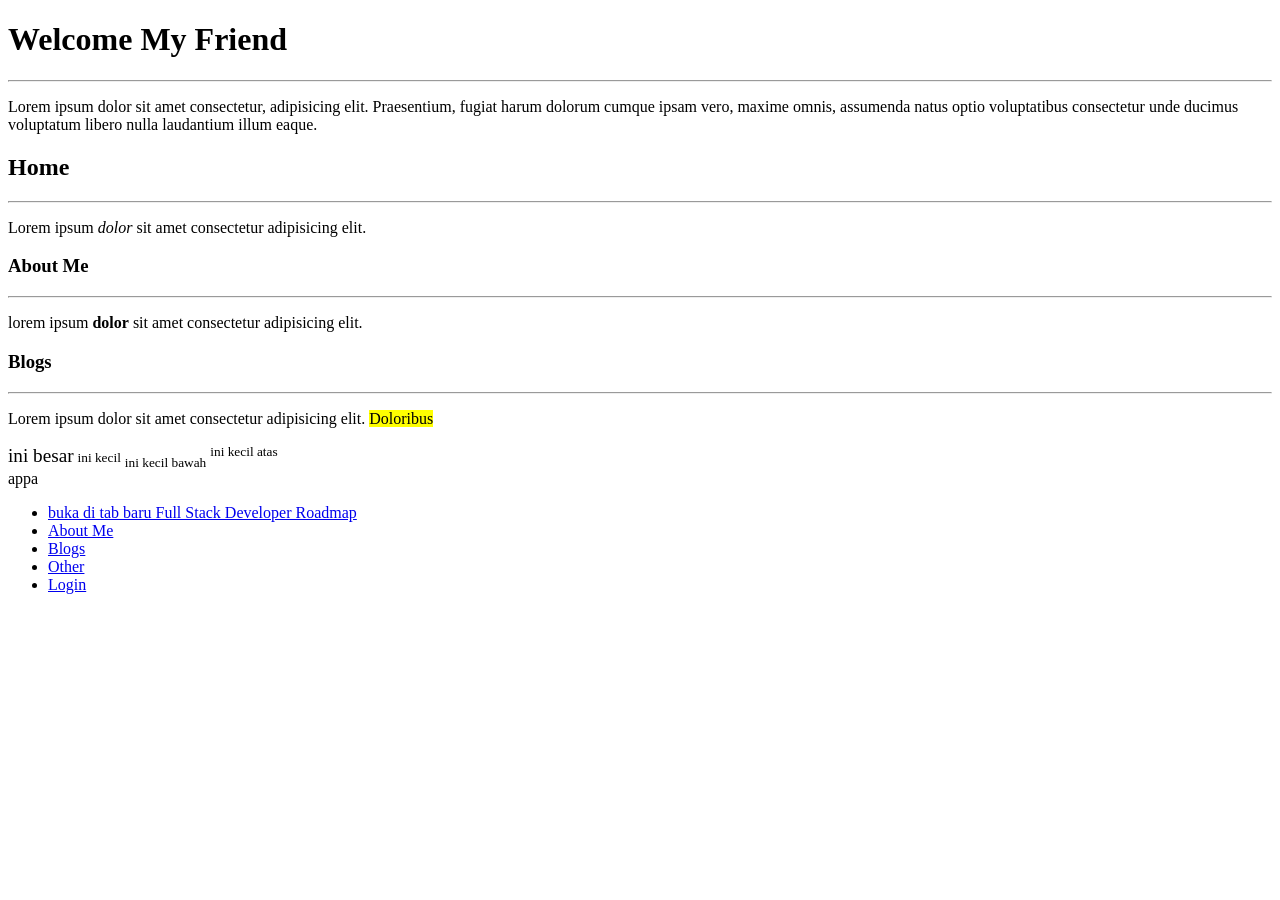
<file: index.html>
<!DOCTYPE html>
<html lang="en">
<head>
    <meta charset="UTF-8">
    <meta name="viewport" content="width=device-width, initial-scale=1.0">
    <title>Learning HTML</title>
</head>

<body>
    <h1>Welcome My Friend</h1>
    <hr/>
        <p>Lorem ipsum dolor sit amet consectetur, adipisicing elit. Praesentium, fugiat harum dolorum cumque ipsam vero, maxime omnis, assumenda natus optio voluptatibus consectetur unde ducimus voluptatum libero nulla laudantium illum eaque.</p>
    <h2>Home</h2>
    <hr/>
        <p>Lorem ipsum <i>dolor</i> sit amet consectetur adipisicing elit.
    <h3>About Me</h3>
    <hr/>
        <p>lorem ipsum <b>dolor</b> sit amet consectetur adipisicing elit.</p>
    <h3>Blogs</h3>
    <hr/>
        <p>Lorem ipsum dolor sit amet consectetur adipisicing elit. <mark>Doloribus</p>

        <big>ini besar</big>
        <small> ini kecil</small>
        <sub> ini kecil bawah</sub>
        <sup> ini kecil atas</sup>

        <!--ini komentar-->



        <!-- Ini Adalah Header -->
         <header>
            <nav>
                <article>
                    <section>
                        <aside>appa</aside>

                    </section>
                    <section>
                        <ul>
                            <li><a href="https://roadmap.sh/full-stack">buka di tab baru Full Stack Developer Roadmap</a></li>
                            <li><a href="about.html" target="_blank">About Me</a></li>
                            <li><a href="blogs.html" target="_blank">Blogs</a></li>
                            <li><a href="other.html" target="_blank">Other</a></li>
                            <li><a href="login.html" target="_blank">Login</a></li>
                        </ul>
                        
                    </section>
                </article>
            </nav>
         </header>


        <!-- ini adalah isi website-->
         <main> 

         </main>



        <!-- ini adalah footer -->
         <footer>

         </footer>



    </body>

    </html>
</file>
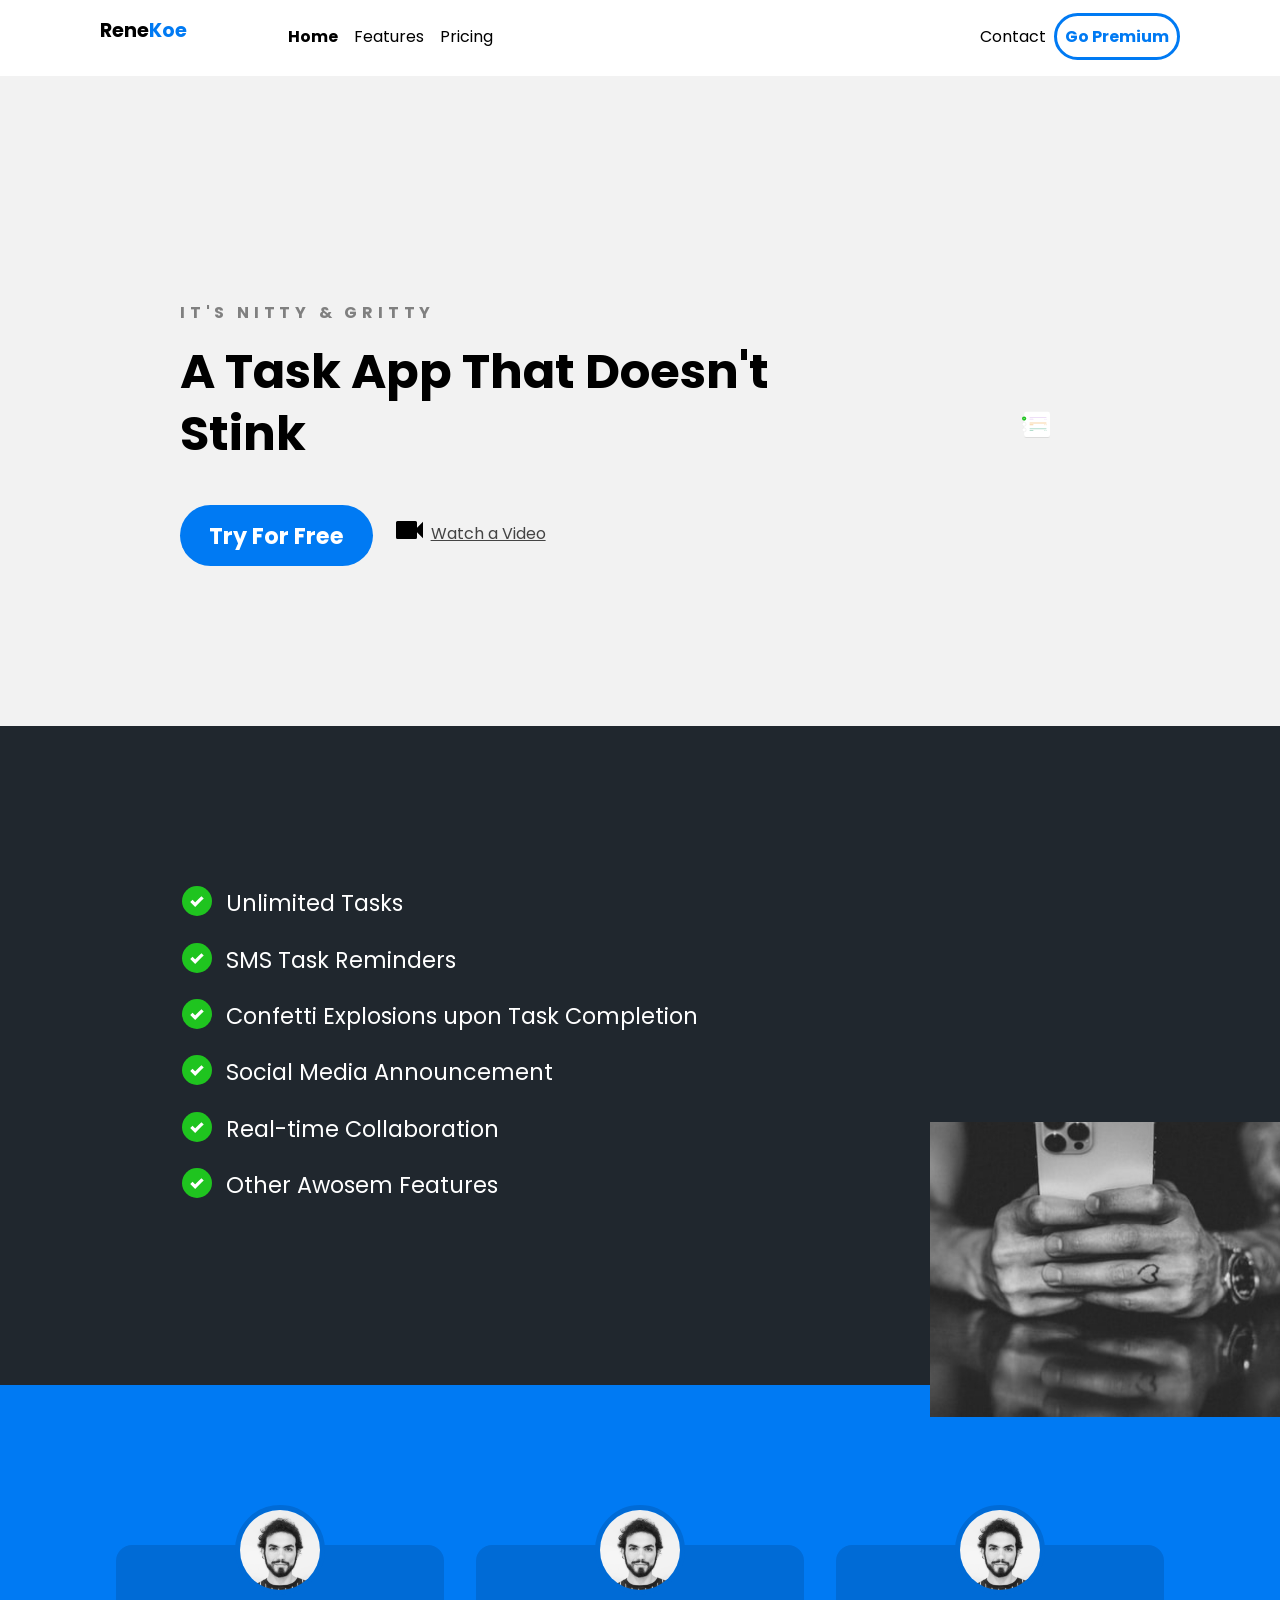
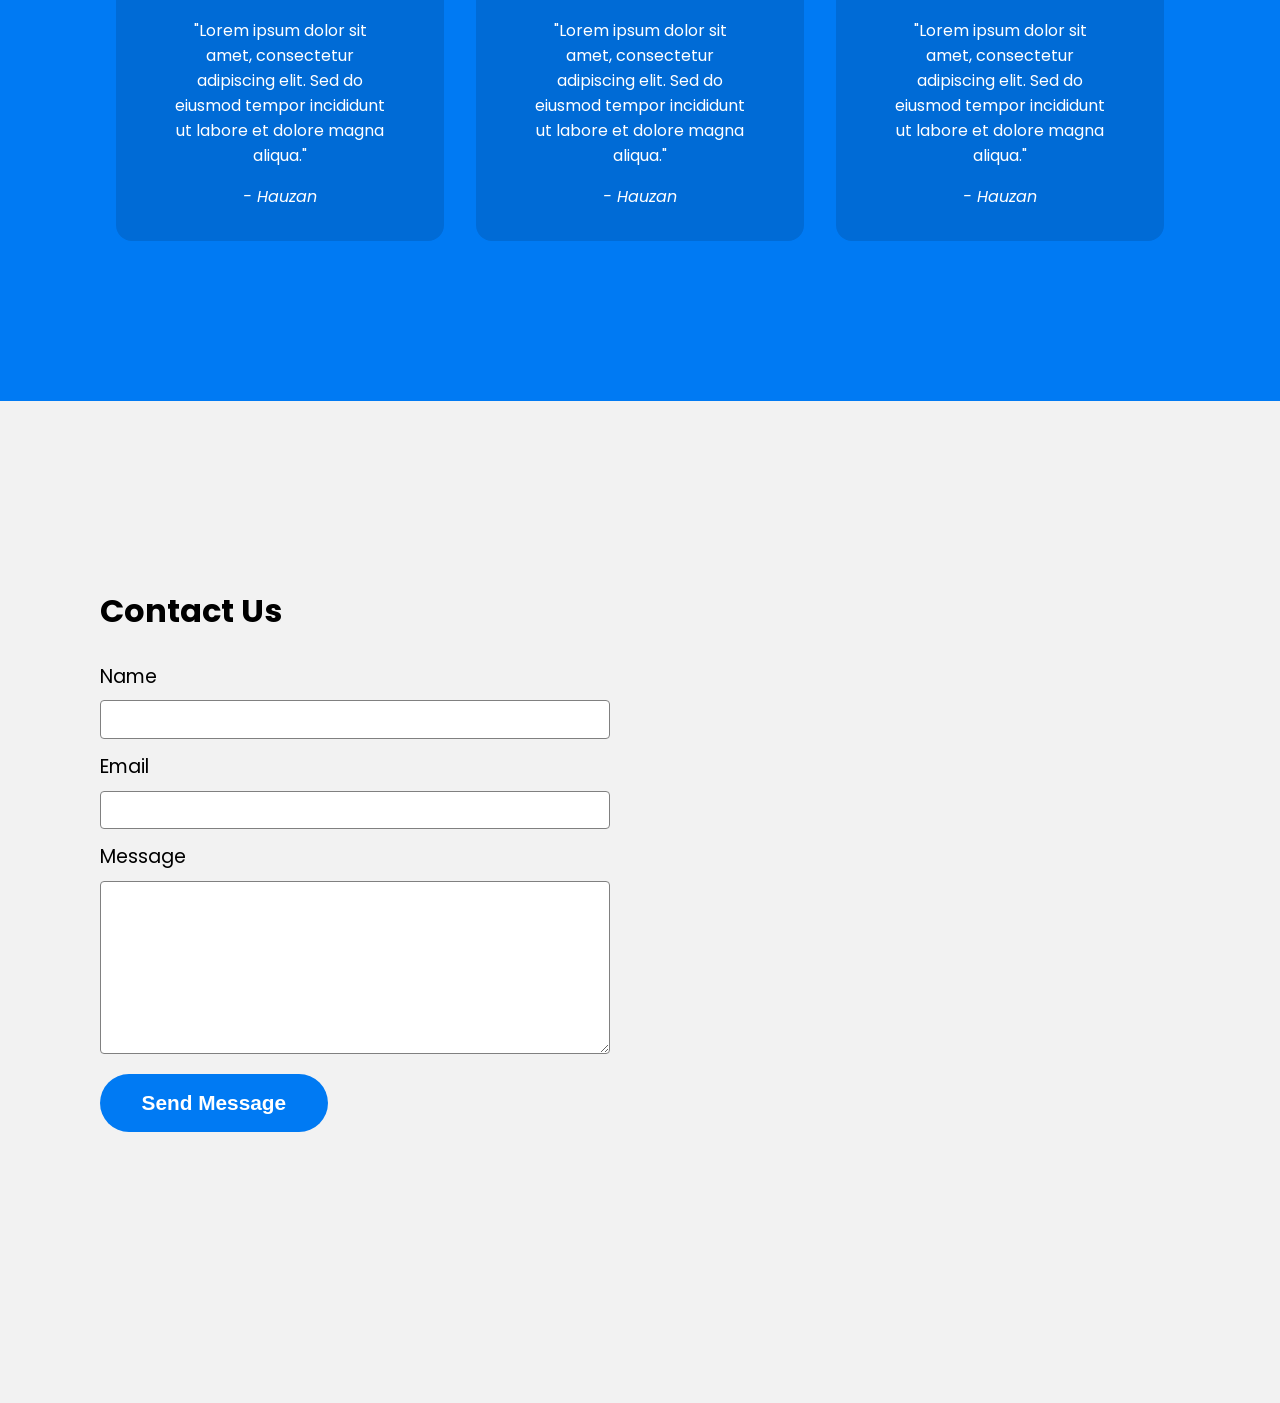
<file: frontend-first/index.html>
<!DOCTYPE html>
<html lang="en">
<head>
    <meta charset="UTF-8">
    <meta name="viewport" content="width=device-width, initial-scale=1.0">
    <title>frontend-first</title>
    <link rel="stylesheet" href="css/main.css">
</head>
<body>
    <div class="navbar">
        <div class="container">
            <a class="logo" href="index.html">Rene<span>Koe</span></a>

            <img id="mobile-cta" class="mobile-menu" src="assets/menu.svg" alt="Open-Navigation">

            <nav>
                <img id="mobile-exit" class="mobile-menu-exit" src="assets/exit.svg" alt="Close-Navigation">

                <ul class="primary-nav">
                    <li class="current"><a href="#">Home</a></li>
                    <li><a href="#">Features</a></li>
                    <li><a href="#">Pricing</a></li>
                </ul>

                <ul class="secondary-nav">
                    <li ><a href="#">Contact</a></li>
                    <li class="go-premium"><a href="#">Go Premium</a></li>
                </ul>
            </nav>
        </div>
    </div>


    <section class="hero">
        <div class="container">
            <div class="left-col">
                <p class="subhead">it's Nitty &amp; Gritty </p>
                <h1>A Task App That Doesn't Stink</h1>

                <div class="hero-cta">
                    <a href="#" class="primary-cta">Try For Free</a>
                    <a href="#" class="watch-video-cta">
                        <img src="assets/watch.svg" alt="Watch a Video">Watch a Video
                    </a>
                </div>
            </div>

            <img src="assets/illustration.svg" class="hero-img" alt="ilustration">
        </div>
    </section>

    <section class="features-section">
        <div class="container">
            <ul class="features-list">
                <li>Unlimited Tasks</li>
                <li>SMS Task Reminders</li>
                <li> Confetti Explosions upon Task Completion</li>
                <li>Social Media Announcement</li>
                <li>Real-time Collaboration</li>
                <li>Other Awosem Features</li>
            </ul>

            <img src="assets/holding-phone.jpg" alt="man holding phone">
        </div>
    </section>

    <section class="testimonial-section">
        <div class="container">
            <ul>
                <li>
                    <img src="assets/person.jpg" alt="person">

                    <blockquote>"Lorem ipsum dolor sit amet, consectetur adipiscing elit. Sed do eiusmod tempor incididunt ut labore et dolore magna aliqua."</blockquote>
                    <cite>- Hauzan</cite>
                </li>
                <li>
                    <img src="assets/person.jpg" alt="person">

                    <blockquote>"Lorem ipsum dolor sit amet, consectetur adipiscing elit. Sed do eiusmod tempor incididunt ut labore et dolore magna aliqua."</blockquote>
                    <cite>- Hauzan</cite>
                </li>
                <li>
                    <img src="assets/person.jpg" alt="person">

                    <blockquote>"Lorem ipsum dolor sit amet, consectetur adipiscing elit. Sed do eiusmod tempor incididunt ut labore et dolore magna aliqua."</blockquote>
                    <cite>- Hauzan</cite>
                </li>
            </ul>
        </div>

    </section>

    <section class="contact-section">
        <div class="container">
            <div class="contact-left">
                <h2>Contact Us</h2>


                <form action="">
                    <label for="name">Name</label>
                    <input type="text" name="name" id="name">

                    <label for="email">Email</label>
                    <input type="email" name="email" id="email">

                    <label for="message">Message</label>
                    <textarea name="message" id="message" cols="30" rows="10"></textarea>

                    <input type="submit" value="Send Message" class="send-massage-cta">
                </form>
            </div>

            <div class="contact-right">
                <iframe src="https://www.google.com/maps/embed?pb=!1m18!1m12!1m3!1d423284.04446102865!2d-118.74139709074993!3d34.02060839679462!2m3!1f0!2f0!3f0!3m2!1i1024!2i768!4f13.1!3m3!1m2!1s0x80c2c75ddc27da13%3A0xe22fdf6f254608f4!2sLos%20Angeles%2C%20California%2C%20Amerika%20Serikat!5e0!3m2!1sid!2sid!4v1791086791067!5m2!1sid!2sid" width="600" height="450" style="border:0;" allowfullscreen="" loading="lazy" referrerpolicy="strict-origin-when-cross-origin"></iframe>
            </div>
        </div>
    </section>

    <script>
        const mobileBtn = document.getElementById('mobile-cta')
              nav = document.querySelector('nav')
              mobileBtnExit = document.getElementById('mobile-exit');


        mobileBtn.addEventListener('click', () => {
            nav.classList.add('menu-btn');
        })

        mobileBtnExit.addEventListener('click', () => {
            nav.classList.remove('menu-btn');
        })


    </script>




    
</body>
</html>
</file>
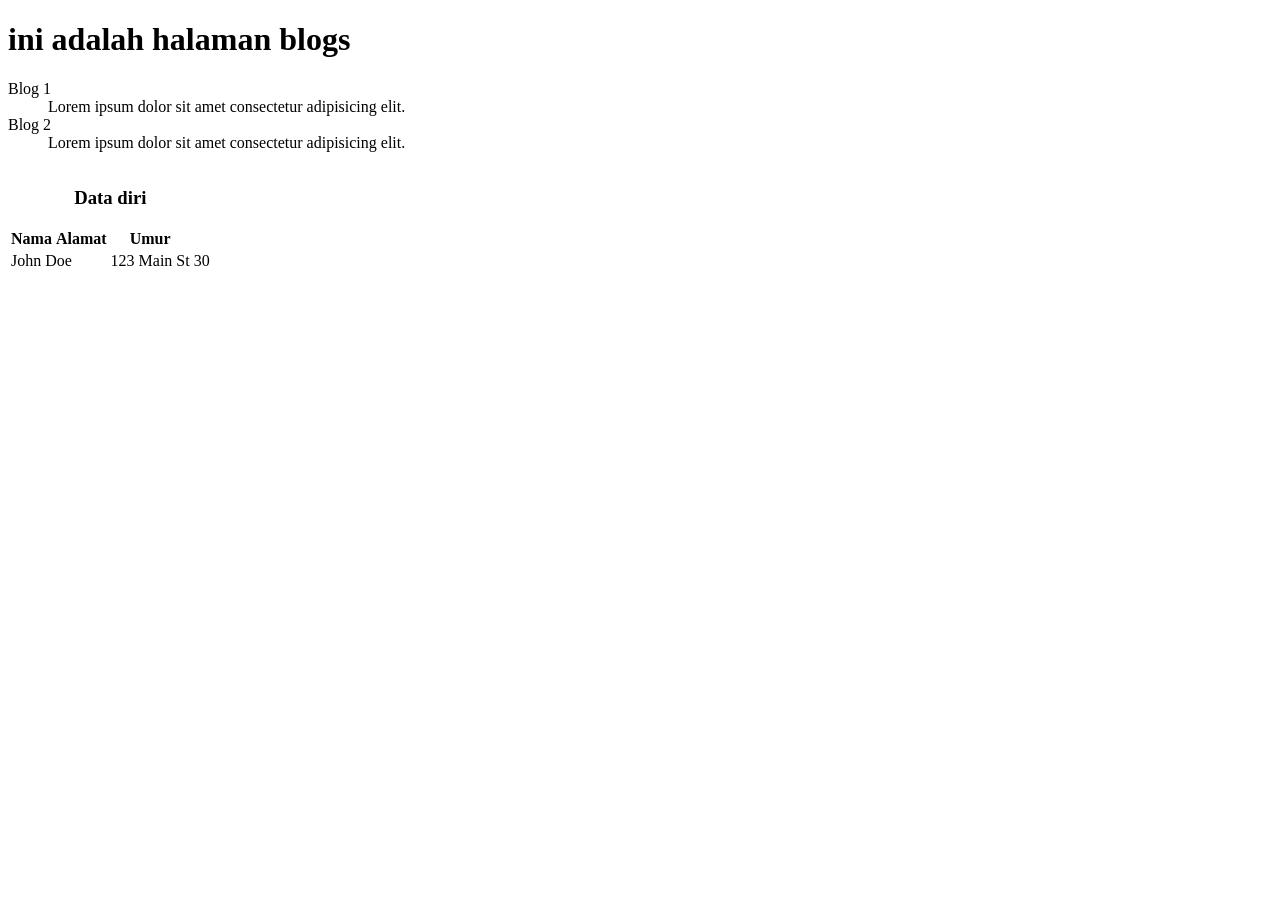
<file: blogs.html>
<!DOCTYPE html>
<html lang="en">
<head>
    <meta charset="UTF-8">
    <meta name="viewport" content="width=device-width, initial-scale=1.0">
    <title>Document</title>
</head>
<body>
    <h1>ini adalah halaman blogs</h1>
    <dl>
        <dt>Blog 1</dt>
        <dd>Lorem ipsum dolor sit amet consectetur adipisicing elit.</dd>
        <dt>Blog 2</dt>
        <dd>Lorem ipsum dolor sit amet consectetur adipisicing elit.</dd>
    </dl>

    <table>
        <thead>
            <caption><h3> Data diri</h3></caption>
            <tr>
                <th>Nama</th>
                <th>Alamat</th>
                <th>Umur</th>
            </tr>
        </thead>
        
        <tbody>
        </tr>
        <tr>
            <td colspan="2">John Doe</td>
            <td>123 Main St</td>
            <td>30</td>
        </tr>
        </tbody>
    </table>
</body>
</html>
</file>
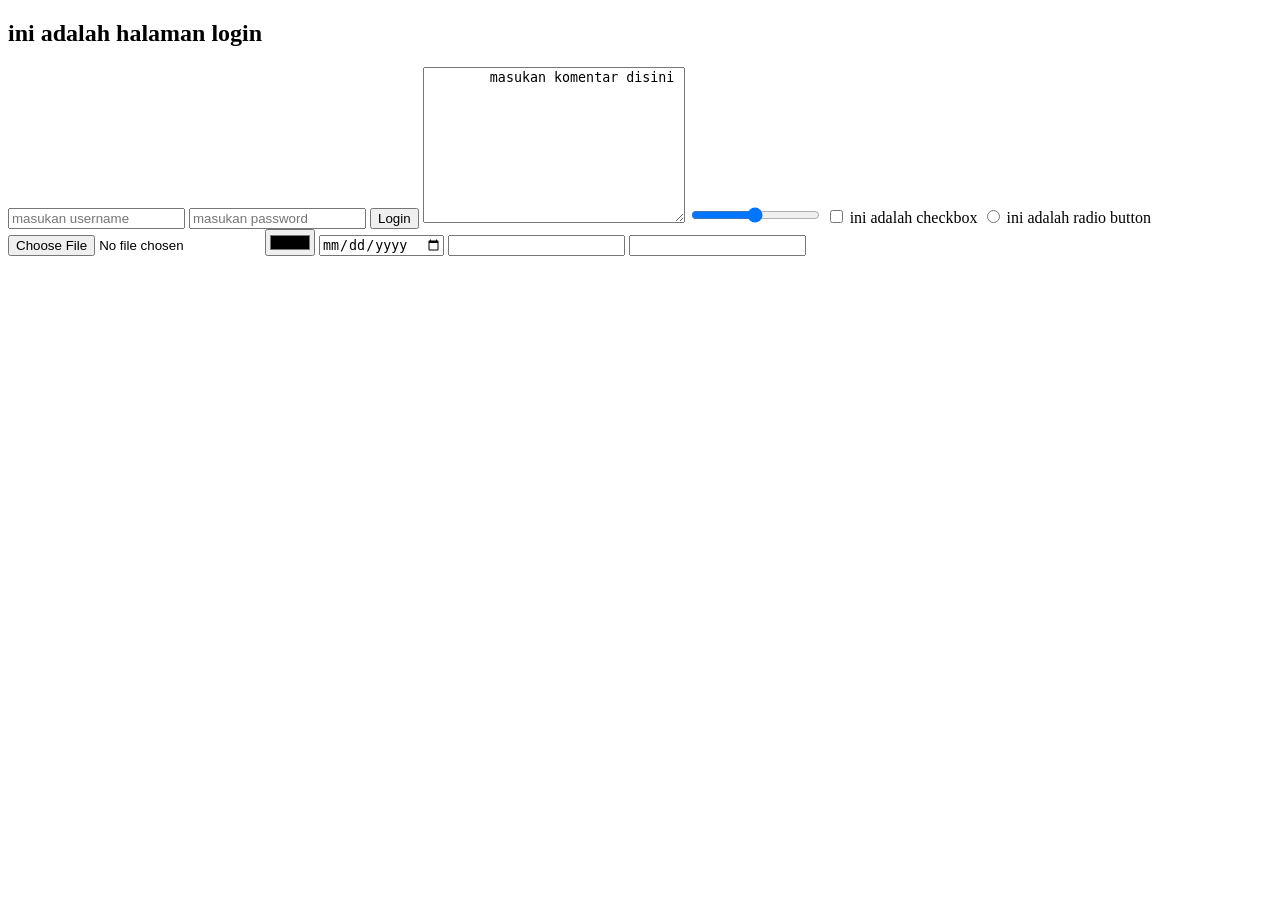
<file: login.html>
<!DOCTYPE html>
<html lang="en">
<head>
    <meta charset="UTF-8">
    <meta name="viewport" content="width=device-width, initial-scale=1.0">
    <title>Document</title>
</head>
<body>
    <h2>ini adalah halaman login</h2>

    <form>

    <input type="text" name="username" placeholder="masukan username"/>
    <input type="password" name="password" placeholder="masukan password"/>
    <button type="submit">Login</button>

    <textarea rows="10" cols="30">
        masukan komentar disini

    </textarea>

    <input type="range" name="range" min="0" max="100"/>
    <input type="checkbox" name="checkbox" value="1"/> ini adalah checkbox
    <input type="radio" name="radio" value="1"/> ini adalah radio button
    <input type="file" name="file"/>
    <input type="color" name="color"/>
    <input type="date" name="date"/>
    <input type="email" name="email"/>
    <input type="number" name="number"/>
    </form>



    <iframe src="https://roadmap.sh/full-stack" frameborder="0" width="1000" height="600">sobat</iframe>
</body>
</html>
</file>
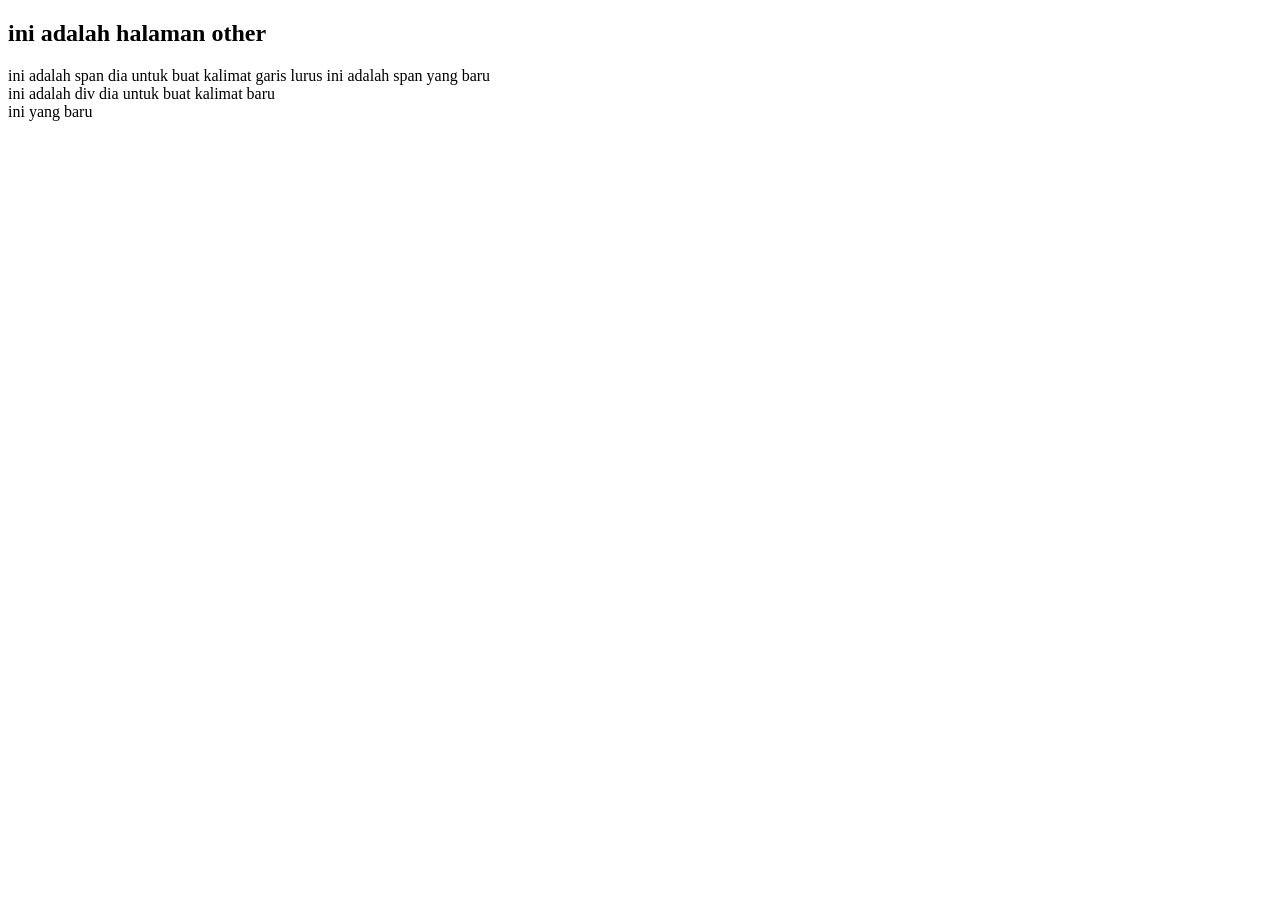
<file: other.html>
<!DOCTYPE html>
<html lang="en">
<head>
    <meta charset="UTF-8">
    <meta name="viewport" content="width=device-width, initial-scale=1.0">
    <title>Document</title>
</head>
<body>
    <h2>ini adalah halaman other</h2>

    <span> ini adalah span dia untuk buat kalimat garis lurus</span>
    <span> ini adalah span yang baru</span>

    <div> ini adalah div dia untuk buat kalimat baru</div>
    <div> ini yang baru</div>
    
</body>
</html>
</file>
<file: frontend-first/css/main.css>
@import url("https://fonts.googleapis.com/css2?family=Poppins:wght@400;700&display=swap");
:root {
  --primary-color: #007af3;
}

body {
  background-color: #f2f2f2;
  margin: 0;
  font-family: "Poppins";
}

.navbar {
  background-color: #fff;
  padding: 1rem;
}
.navbar .logo {
  text-decoration: none;
  font-weight: bold;
  color: black;
  font-size: 1.2rem;
}
.navbar .logo span {
  color: var(--primary-color);
}
.navbar nav {
  display: none;
}
.navbar .container {
  display: flex;
  place-content: space-between;
}
.navbar .mobile-menu {
  cursor: pointer;
}

a {
  color: #444444;
}

ul {
  list-style-type: none;
  margin: 0;
  padding: 0;
}

section {
  padding: 5rem 2em;
}

.hero {
  text-align: center;
}

.left-col .subhead {
  text-transform: uppercase;
  font-weight: bold;
  color: gray;
  letter-spacing: 0.3em;
}
.left-col h1 {
  font-size: 2.5rem;
  line-height: 1.3em;
  margin-top: 0.2em;
}
.left-col .primary-cta {
  background-color: var(--primary-color);
  color: white;
  text-decoration: none;
  padding: 0.6em 1.3em;
  font-size: 1.4rem;
  border-radius: 5em;
  font-weight: bold;
  display: inline-block;
}
.left-col .watch-video-cta {
  display: block;
  margin-top: 1em;
}
.left-col .watch-video-cta img {
  margin-right: 0.5em;
}

.hero-img {
  width: 70%;
  margin-top: 3em;
}

.features-section {
  background-color: #20272e;
  color: white;
}

ul.features-list {
  margin: 0;
  padding-left: 0.1em;
  display: grid;
  grid-template-columns: repeat(auto-fit, minmax(19rem, 1fr));
}
ul.features-list li {
  font-size: 1.1rem;
  margin-bottom: 1em;
  margin-left: 2em;
  position: relative;
}
ul.features-list li:before {
  content: "";
  left: -2em;
  position: absolute;
  width: 20px;
  height: 20px;
  background-image: url("../assets/bullet.svg");
  background-size: contain;
  margin-right: 0.5em;
}

.features-section img {
  display: none;
}

.testimonial-section {
  background-color: var(--primary-color);
  color: white;
}
.testimonial-section li {
  background: #006bd6;
  text-align: center;
  padding: 2em 1em;
  width: 80%;
  margin: 0 auto 5em auto;
  border-radius: 1em;
}
.testimonial-section li img {
  width: 5em;
  height: 5em;
  border: 5px solid #006bd6;
  border-radius: 50%;
  margin-top: -4.5em;
}

h2 {
  font-size: 2em;
}

label {
  display: block;
  font-size: 1.2rem;
  margin-bottom: 0.5em;
}

input, textarea {
  width: 100%;
  padding: 0.8em;
  margin-bottom: 1em;
  border-radius: 0.3em;
  border: 1px solid gray;
  box-sizing: border-box;
}

input[type=submit] {
  background-color: var(--primary-color);
  color: white;
  font-weight: bold;
  font-size: 1.3em;
  border: none;
  margin-bottom: 5em;
  border-radius: 5em;
  display: inline-block;
  padding: 0.8em 2em;
  width: unset;
  cursor: pointer;
}

iframe {
  width: 100%;
  height: 300px;
}

nav.menu-btn {
  display: block;
}

nav {
  position: fixed;
  z-index: 999;
  width: 66%;
  right: 0;
  top: 0;
  background: #20272e;
  height: 100vh;
  padding: 1em;
}
nav ul.primary-nav {
  margin-top: 5em;
}
nav li a {
  color: white;
  text-decoration: none;
  display: block;
  padding: 0.5em;
  text-align: right;
}
nav li a:hover {
  font-weight: bold;
}

.mobile-menu-exit {
  float: right;
  margin: 0.5em;
  cursor: pointer;
}

@media only screen and (min-width: 768px) {
  .mobile-menu, .mobile-menu-exit {
    display: none;
  }
  .navbar .container {
    display: grid;
    grid-template-columns: 180px auto;
    justify-content: unset;
  }
  .navbar nav {
    display: flex;
    justify-content: space-between;
    background: none;
    position: unset;
    height: auto;
    width: 100%;
    padding: 0;
  }
  .navbar nav ul {
    display: flex;
  }
  .navbar nav a {
    color: black;
    font-size: 1em;
    padding: 0.1em 1 em;
  }
  .navbar nav ul.primary-nav {
    margin: 0;
  }
  .navbar nav li.current a {
    font-weight: bold;
  }
  .navbar nav li.go-premium a {
    color: var(--primary-color);
    border: 3px solid var(--primary-color);
    font-weight: bold;
    border-radius: 5em;
    margin-top: -0.2em;
  }
  .navbar nav li.go-premium a a:hover {
    background: var(--primary-color);
    color: white;
  }
}
@media only screen and (min-width: 1080px) {
  .container {
    width: 1080px;
    margin: 0 auto;
  }
  section {
    padding: 10em 4em;
  }
  .hero .container {
    display: flex;
    justify-content: space-between;
    text-align: left;
  }
  .hero .container .left-col {
    margin: 3em 3em 0 5em;
  }
  .hero .container .left-col h1 {
    font-size: 3em;
    width: 90%;
  }
  .hero .container .left-col .hero-cta {
    display: flex;
  }
  .hero .container .left-col .primary-cta {
    margin-right: 1em;
  }
  .hero .container .left-col ul.features-list {
    display: block;
    margin-left: 5em;
  }
  .hero .container .left-col ul.features-list li {
    font-size: 1.4em;
  }
  .hero .container .left-col ul.features-list li:before {
    width: 30px;
    height: 30px;
  }
  .hero-img {
    width: 30px;
    margin-right: 8em;
  }
  .hero-cta {
    display: flex;
  }
  .primary-cta {
    margin-right: 1em;
  }
  ul.features-list {
    display: block;
    margin-left: 5em;
  }
  ul.features-list li {
    font-size: 1.4em;
  }
  ul.features-list li:before {
    width: 30px;
    height: 30px;
  }
  .features-section {
    position: relative;
  }
  .features-section img {
    display: block;
    position: absolute;
    right: 0;
    width: 350px;
    bottom: -2em;
  }
  .testimonial-section ul {
    display: flex;
  }
  .testimonial-section ul li {
    margin: 0 1em;
  }
  .contact-section {
    position: relative;
  }
  .contact-section .container {
    display: flex;
  }
  .contact-right {
    position: absolute;
    right: 0;
    top: 0;
    width: 45%;
    height: 100%;
  }
  .contact-right iframe {
    height: 100%;
  }
}
@media only screen and (min-width: 1450px) {
  .features-section:before {
    content: "";
    position: absolute;
    width: 10%;
    height: 20em;
    background: var(--primary-color);
    left: 0em;
    top: -4em;
  }
  .features-section:after {
    content: "";
    position: absolute;
    width: 200px;
    height: 20em;
    background: url("../assets/dots.svg") no-repeat;
    left: 4.5em;
    top: 2em;
  }
}/*# sourceMappingURL=main.css.map */
</file>
